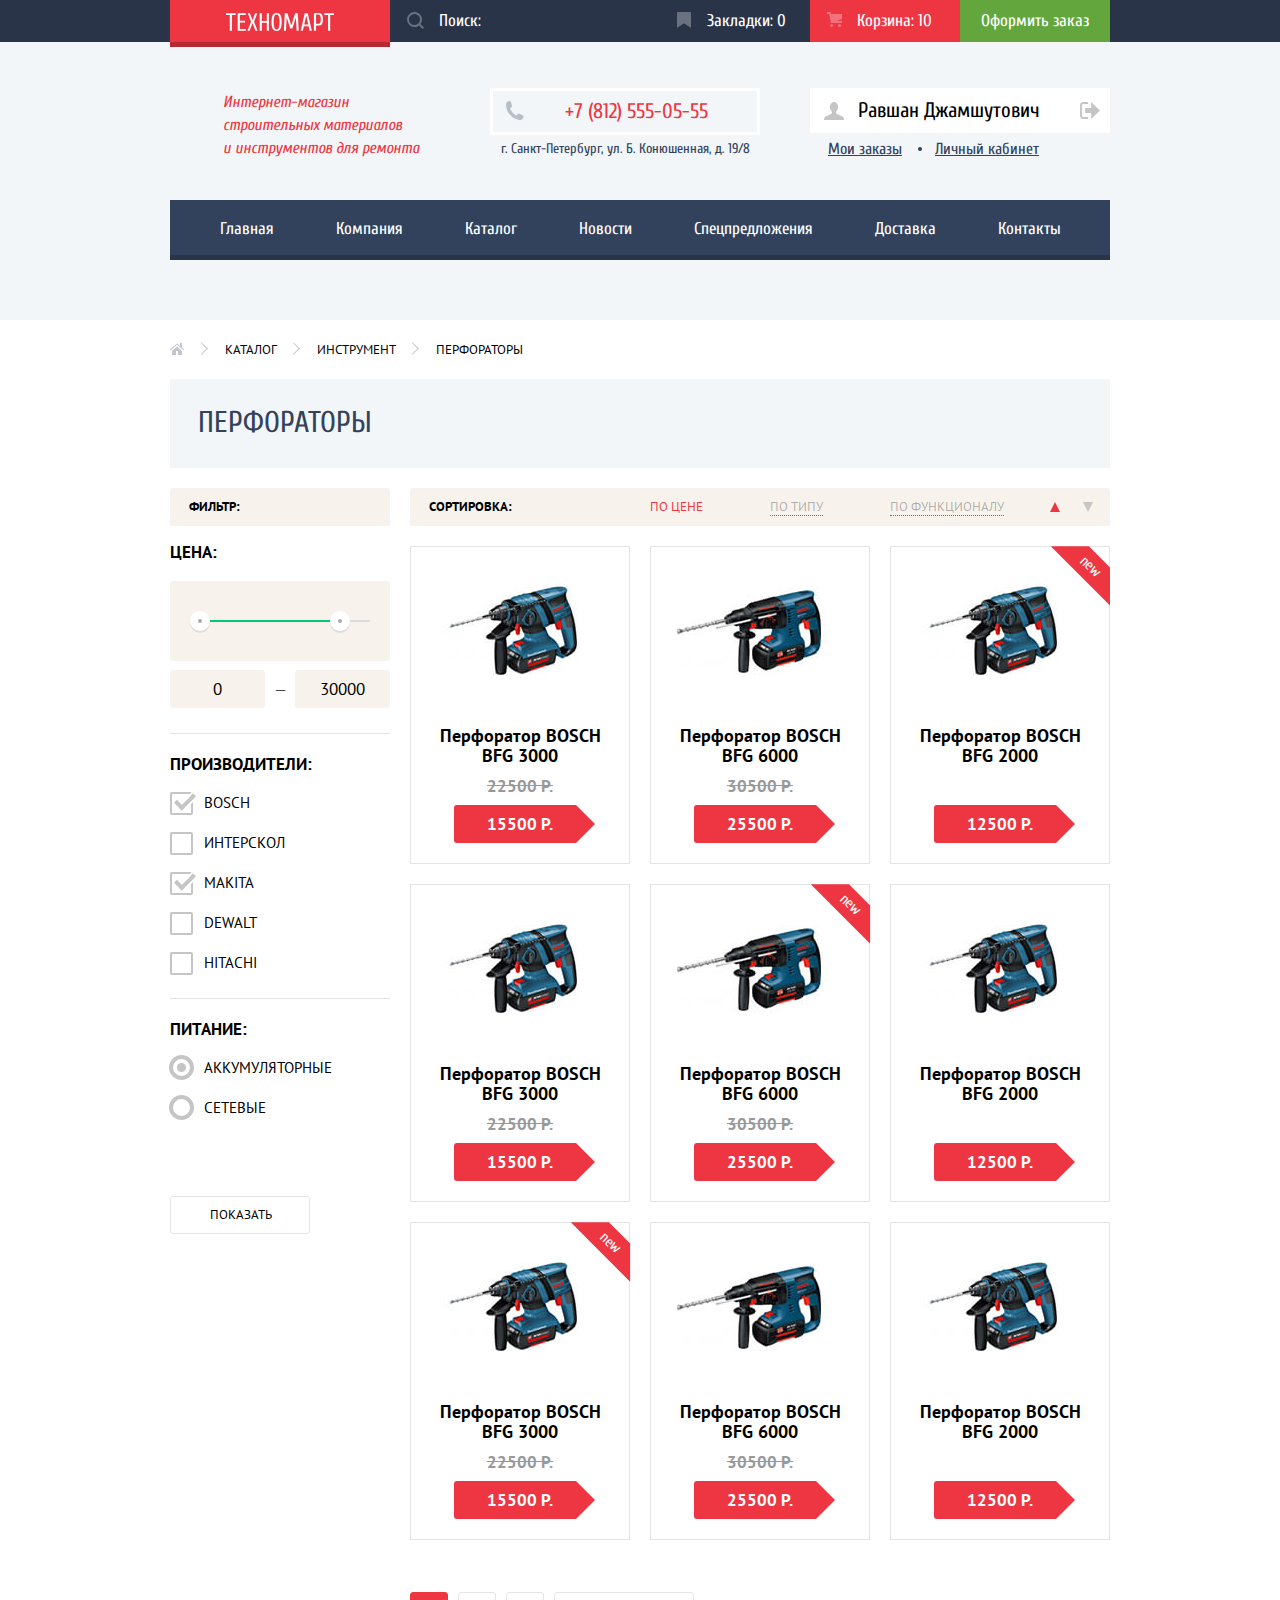
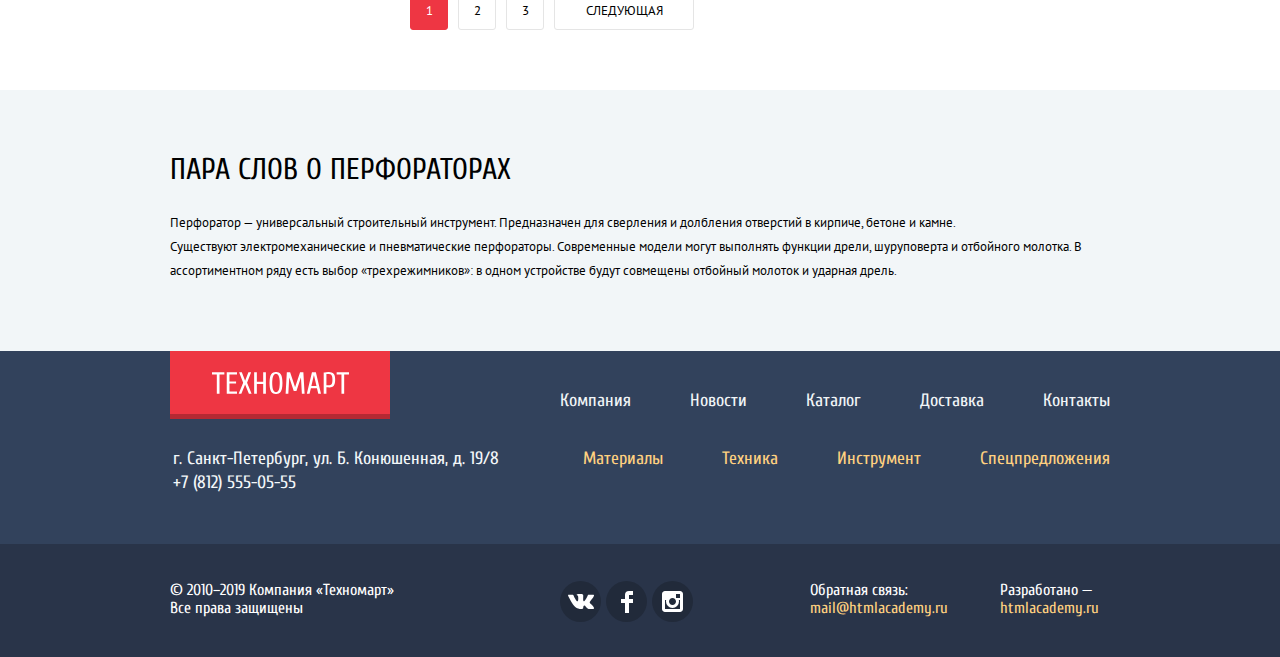
<file: catalog.html>
<!DOCTYPE html>
<html lang="ru">
  <head>
    <meta charset="utf-8">
    <title>Каталог перфораторов — Техномарт</title>
    <link rel="stylesheet" href="https://fonts.googleapis.com/css?family=Cuprum:400,400i,700%7cPT+Sans:400,700&display=swap&subset=cyrillic">
    <link rel="stylesheet" href="css/normalize.css">
    <link rel="stylesheet" href="css/style.min.css">
  </head>
  <body class="page inner-page">
    <header class="header page__header">
      <div class="header__top">
        <div class="container">
          <a class="logo header__logo" href="index.html">
            <img src="img/logo.svg" alt="Логотип интернет-магазина «Техномарт»" width="108" height="18">
          </a>
          <form class="header__search" action="https://echo.htmlacademy.ru" method="get">
            <input class="header__search-field" type="search" name="search" placeholder="Поиск:" aria-label="Форма поиска">
            <button class="header__search-button" type="submit">
              <svg width="17" height="17">
                <path d="M17 15.586l-3.542-3.542A7.465 7.465 0 0 0 15 7.5 7.5 7.5 0 1 0 7.5 15c1.71 0 3.282-.579 4.544-1.542L15.586 17 17 15.586zM2 7.5C2 4.467 4.467 2 7.5 2 10.532 2 13 4.467 13 7.5c0 3.032-2.468 5.5-5.5 5.5A5.506 5.506 0 0 1 2 7.5z" fill="#ffffff"></path>
              </svg>
              <span class="visually-hidden">Искать</span>
            </button>
          </form>
          <div class="header__buttons">
            <a class="header__button header__button--bookmarks" href="bookmarks.html">Закладки: 0</a>
            <a class="header__button header__button--cart header__button--full" href="cart.html">Корзина: 10</a>
            <a class="header__button header__button--order" href="order.html">Оформить заказ</a>
          </div>
        </div>
      </div>
      <div class="container">
        <div class="header__middle">
          <p class="header__title">Интернет-магазин строительных материалов и&nbsp;инструментов для ремонта</p>
          <p class="header__contacts">
            <b>+7 (812) 555-05-55</b>
            г. Санкт-Петербург, ул. Б. Конюшенная, д. 19/8
          </p>
          <div class="user-nav">
            <div class="user-nav__login">
              <a class="user-nav__button user-nav__button--profile" href="profile.html">
                <svg width="20" height="18">
                  <path d="M17.881 14.166c-2.144-.735-4.256-1.666-5.207-2.39-.657-.501-.77-1.618-.517-2.415 1.118-.903 1.864-2.477 1.864-4.278C14.021 2.276 12.221 0 10 0S5.979 2.276 5.979 5.083c0 1.801.746 3.374 1.863 4.277.253.798.141 1.915-.517 2.416-.95.724-3.063 1.654-5.207 2.39S0 18 0 18h20s.025-3.099-2.119-3.834z" fill="#c5c5c5"></path>
                </svg>
                Равшан Джамшутович
              </a>
              <a class="user-nav__button user-nav__button--logout" href="logout.html">
                <svg width="21" height="17">
                  <path d="M21 8.5L12.125 0v6h-6v5h6v6z" fill="#c5c5c5"></path>
                  <path d="M3.106 13.952V3.048c.018-.376.171-1.057 1.01-1.057h5.027V0H4.116C1.938 0 1.112 1.81 1.087 3.027v10.946C1.112 15.189 1.938 17 4.116 17h5.027v-1.99H4.116c-.839 0-.992-.683-1.01-1.058z" fill="#c5c5c5"></path>
                </svg>
                <span class="visually-hidden">Выйти</span>
              </a>
            </div>
            <ul class="user-nav__account">
              <li><a href="#">Мои заказы</a></li>
              <li><a href="#">Личный кабинет</a></li>
            </ul>
          </div>
        </div>
        <nav class="site-nav">
          <a href="index.html">Главная</a>
          <a href="about.html">Компания</a>
          <a href="catalog.html">Каталог</a>
          <a href="news.html">Новости</a>
          <a href="offers.html">Спецпредложения</a>
          <a href="delivery.html">Доставка</a>
          <a href="contacts.html">Контакты</a>
        </nav>
      </div>
    </header>

    <main>
      <div class="container">
        <ul class="breadcrumbs page__breadcrumbs">
          <li class="breadcrumbs__item breadcrumbs__item--home">
            <a href="index.html">
              <span class="visually-hidden">Главная</span>
            </a>
          </li>
          <li class="breadcrumbs__item">
            <a href="catalog.html">Каталог</a>
          </li>
          <li class="breadcrumbs__item">
            <a href="#">Инструмент</a>
          </li>
          <li class="breadcrumbs__item">
            <a>Перфораторы</a>
          </li>
        </ul>

        <div class="heading page__heading heading--light">
          <h1 class="title title--heading">Перфораторы</h1>
        </div>

        <div class="columns">
          <section class="filters">
            <h2 class="title-small filters__title">Фильтр:</h2>
            <form class="filters-form" action="https://echo.htmlacademy.ru" method="get">
              <fieldset class="filters-form__part">
                <legend>Цена:</legend>
                <div class="filters-form__slider">
                  <div class="filters-form__range">
                    <div class="filters-form__track"></div>
                  </div>
                  <button class="filters-form__thumb" type="button">
                    <span class="visually-hidden">Минимальная цена</span>
                  </button>
                  <button class="filters-form__thumb" type="button">
                    <span class="visually-hidden">Максимальная цена</span>
                  </button>
                </div>
                <div class="filters-form__price">
                  <input type="number" name="min-price" value="0" min="0" max="34286" aria-label="Минимальная цена">
                  —
                  <input type="number" name="max-price" value="30000" min="0" max="34286" aria-label="Максимальная цена">
                </div>
              </fieldset>
              <fieldset class="filters-form__part">
                <legend>Производители:</legend>
                <div class="filters-form__option">
                  <input class="filters-form__input filters-form__input--checkbox visually-hidden" id="filter-bosch" type="checkbox" name="bosch" checked>
                  <label for="filter-bosch">Bosch</label>
                </div>
                <div class="filters-form__option">
                  <input class="filters-form__input filters-form__input--checkbox visually-hidden" id="filter-interskol" type="checkbox" name="interskol">
                  <label for="filter-interskol">Интерскол</label>
                </div>
                <div class="filters-form__option">
                  <input class="filters-form__input filters-form__input--checkbox visually-hidden" id="filter-makita" type="checkbox" name="makita" checked>
                  <label for="filter-makita">Makita</label>
                </div>
                <div class="filters-form__option">
                  <input class="filters-form__input filters-form__input--checkbox visually-hidden" id="filter-dewalt" type="checkbox" name="dewalt">
                  <label for="filter-dewalt">Dewalt</label>
                </div>
                <div class="filters-form__option">
                  <input class="filters-form__input filters-form__input--checkbox visually-hidden" id="filter-hitachi" type="checkbox" name="hitachi">
                  <label for="filter-hitachi">Hitachi</label>
                </div>
              </fieldset>
              <fieldset class="filters-form__part">
                <legend>Питание:</legend>
                <div class="filters-form__option">
                  <input class="filters-form__input filters-form__input--radio visually-hidden" id="filter-battery" type="radio" name="power" value="battery" checked>
                  <label for="filter-battery">Аккумуляторные</label>
                </div>
                <div class="filters-form__option">
                  <input class="filters-form__input filters-form__input--radio visually-hidden" id="filter-mains-supply" type="radio" name="power" value="mains-supply">
                  <label for="filter-mains-supply">Сетевые</label>
                </div>
              </fieldset>
              <button class="button-second button-second--medium" type="submit">Показать</button>
            </form>
          </section>

          <div class="column">
            <section class="sorting page__sorting">
              <h2 class="title-small sorting__title">Сортировка:</h2>
              <div class="sorting__type">
                <a class="sorting__button sorting__button--active" href="#">По цене</a>
                <a class="sorting__button" href="#">По типу</a>
                <a class="sorting__button" href="#">По функционалу</a>
              </div>
              <div class="sorting__order">
                <a class="sorting__arrow sorting__arrow--up sorting__arrow--active" href="#">
                  <span class="visually-hidden">По возрастанию</span>
                </a>
                <a class="sorting__arrow sorting__arrow--down" href="#">
                  <span class="visually-hidden">По убыванию</span>
                </a>
              </div>
            </section>

            <section class="catalog page__catalog">
              <h2 class="visually-hidden">Каталог перфораторов</h2>
              <div class="catalog__list">
                <article class="product catalog__product">
                  <h3 class="product__title">
                    <a href="catalog-item.html">
                      Перфоратор
                      <span class="product__model">Bosch BFG 3000</span>
                    </a>
                  </h3>
                  <img class="product__image" src="img/product-2.jpg" alt="Перфоратор Bosch BFG 3000" width="218" height="170">
                  <p class="product__price">
                    <s>22500 р.</s>
                    <b>15500 р.</b>
                  </p>
                  <p class="product__buttons">
                    <a class="button button--buy" href="#">Купить</a>
                    <a class="button button--bookmarks" href="#">В закладки</a>
                  </p>
                </article>
                <article class="product catalog__product">
                  <h3 class="product__title">
                    <a href="catalog-item.html">
                      Перфоратор
                      <span class="product__model">Bosch BFG 6000</span>
                    </a>
                  </h3>
                  <img class="product__image" src="img/product-3.jpg" alt="Перфоратор Bosch BFG 6000" width="218" height="170">
                  <p class="product__price">
                    <s>30500 р.</s>
                    <b>25500 р.</b>
                  </p>
                  <p class="product__buttons">
                    <a class="button button--buy" href="#">Купить</a>
                    <a class="button button--bookmarks" href="#">В закладки</a>
                  </p>
                </article>
                <article class="product catalog__product product--new">
                  <h3 class="product__title">
                    <a href="catalog-item.html">
                      Перфоратор
                      <span class="product__model">Bosch BFG 2000</span>
                    </a>
                  </h3>
                  <img class="product__image" src="img/product-2.jpg" alt="Перфоратор Bosch BFG 2000" width="218" height="170">
                  <p class="product__price">
                    <b>12500 р.</b>
                  </p>
                  <p class="product__buttons">
                    <a class="button button--buy" href="#">Купить</a>
                    <a class="button button--bookmarks" href="#">В закладки</a>
                  </p>
                </article>
                <article class="product catalog__product">
                  <h3 class="product__title">
                    <a href="catalog-item.html">
                      Перфоратор
                      <span class="product__model">Bosch BFG 3000</span>
                    </a>
                  </h3>
                  <img class="product__image" src="img/product-2.jpg" alt="Перфоратор Bosch BFG 3000" width="218" height="170">
                  <p class="product__price">
                    <s>22500 р.</s>
                    <b>15500 р.</b>
                  </p>
                  <p class="product__buttons">
                    <a class="button button--buy" href="#">Купить</a>
                    <a class="button button--bookmarks" href="#">В закладки</a>
                  </p>
                </article>
                <article class="product catalog__product product--new">
                  <h3 class="product__title">
                    <a href="catalog-item.html">
                      Перфоратор
                      <span class="product__model">Bosch BFG 6000</span>
                    </a>
                  </h3>
                  <img class="product__image" src="img/product-3.jpg" alt="Перфоратор Bosch BFG 6000" width="218" height="170">
                  <p class="product__price">
                    <s>30500 р.</s>
                    <b>25500 р.</b>
                  </p>
                  <p class="product__buttons">
                    <a class="button button--buy" href="#">Купить</a>
                    <a class="button button--bookmarks" href="#">В закладки</a>
                  </p>
                </article>
                <article class="product catalog__product">
                  <h3 class="product__title">
                    <a href="catalog-item.html">
                      Перфоратор
                      <span class="product__model">Bosch BFG 2000</span>
                    </a>
                  </h3>
                  <img class="product__image" src="img/product-2.jpg" alt="Перфоратор Bosch BFG 2000" width="218" height="170">
                  <p class="product__price">
                    <b>12500 р.</b>
                  </p>
                  <p class="product__buttons">
                    <a class="button button--buy" href="#">Купить</a>
                    <a class="button button--bookmarks" href="#">В закладки</a>
                  </p>
                </article>
                <article class="product catalog__product product--new">
                  <h3 class="product__title">
                    <a href="catalog-item.html">
                      Перфоратор
                      <span class="product__model">Bosch BFG 3000</span>
                    </a>
                  </h3>
                  <img class="product__image" src="img/product-2.jpg" alt="Перфоратор Bosch BFG 3000" width="218" height="170">
                  <p class="product__price">
                    <s>22500 р.</s>
                    <b>15500 р.</b>
                  </p>
                  <p class="product__buttons">
                    <a class="button button--buy" href="#">Купить</a>
                    <a class="button button--bookmarks" href="#">В закладки</a>
                  </p>
                </article>
                <article class="product catalog__product">
                  <h3 class="product__title">
                    <a href="catalog-item.html">
                      Перфоратор
                      <span class="product__model">Bosch BFG 6000</span>
                    </a>
                  </h3>
                  <img class="product__image" src="img/product-3.jpg" alt="Перфоратор Bosch BFG 6000" width="218" height="170">
                  <p class="product__price">
                    <s>30500 р.</s>
                    <b>25500 р.</b>
                  </p>
                  <p class="product__buttons">
                    <a class="button button--buy" href="#">Купить</a>
                    <a class="button button--bookmarks" href="#">В закладки</a>
                  </p>
                </article>
                <article class="product catalog__product">
                  <h3 class="product__title">
                    <a href="catalog-item.html">
                      Перфоратор
                      <span class="product__model">Bosch BFG 2000</span>
                    </a>
                  </h3>
                  <img class="product__image" src="img/product-2.jpg" alt="Перфоратор Bosch BFG 2000" width="218" height="170">
                  <p class="product__price">
                    <b>12500 р.</b>
                  </p>
                  <p class="product__buttons">
                    <a class="button button--buy" href="#">Купить</a>
                    <a class="button button--bookmarks" href="#">В закладки</a>
                  </p>
                </article>
              </div>
              <div class="pagination page__pagination">
                <a class="button-second button-second--current pagination__link" aria-label="Мы на первой странице">1</a>
                <a class="button-second pagination__link" href="#" aria-label="На вторую страницу">2</a>
                <a class="button-second pagination__link" href="#" aria-label="На третью страницу">3</a>
                <a class="button-second pagination__link button-second--medium" href="#" aria-label="На следующую страницу">Следующая</a>
              </div>
            </section>
          </div>
        </div>
      </div>

      <section class="description page__description">
        <div class="container">
          <h2 class="title description__title">Пара слов о перфораторах</h2>
          <p>
            Перфоратор — универсальный строительный инструмент. Предназначен для сверления и долбления отверстий в кирпиче, бетоне и камне.<br>
            Существуют электромеханические и пневматические перфораторы. Современные модели могут выполнять функции дрели, шуруповерта и отбойного молотка. В ассортиментном ряду есть выбор «трехрежимников»: в одном устройстве будут совмещены отбойный молоток и ударная дрель.
          </p>
        </div>
      </section>
    </main>

    <footer class="footer page__footer">
      <div class="footer__top container">
        <div class="footer__column">
          <a class="logo logo--footer footer__logo" href="index.html">
            <img src="img/logo-footer.svg" alt="Логотип интернет-магазина «Техномарт»" width="137" height="22">
          </a>
          <address class="footer__contacts">
            г. Санкт-Петербург, ул. Б. Конюшенная, д. 19/8
            +7 (812) 555-05-55
          </address>
        </div>
        <div class="footer__nav">
          <div class="second-nav footer__second-nav">
            <a href="about.html">Компания</a>
            <a href="news.html">Новости</a>
            <a href="catalog.html">Каталог</a>
            <a href="delivery.html">Доставка</a>
            <a href="contacts.html">Контакты</a>
          </div>
          <div class="second-nav footer__second-nav second-nav--alternate">
            <a href="#">Материалы</a>
            <a href="#">Техника</a>
            <a href="#">Инструмент</a>
            <a href="offers.html">Спецпредложения</a>
          </div>
        </div>
      </div>
      <div class="footer__bottom">
        <div class="container">
          <p class="footer__copyright">
            © 2010–2019 Компания «Техномарт»<br>
            Все права защищены
          </p>
          <div class="social footer__social">
            <a class="social__button social__button--vk" href="#">
              <span class="visually-hidden">Компания «Техномарт» во ВКонтакте</span>
            </a>
            <a class="social__button social__button--fb" href="#">
              <span class="visually-hidden">Компания «Техномарт» на Фейсбуке</span>
            </a>
            <a class="social__button social__button--in" href="#">
              <span class="visually-hidden">Компания «Техномарт» в Инстаграме</span>
            </a>
          </div>
          <p class="footer__email">
            Обратная связь:
            <a href="mailto:mail@htmlacademy.ru">mail@htmlacademy.ru</a>
          </p>
          <p class="footer__dev">
            Разработано —
            <a href="https://htmlacademy.ru/intensive/htmlcss">htmlacademy.ru</a>
          </p>
        </div>
      </div>
    </footer>

    <section class="modal modal--cart">
      <div class="modal__inner">
        <h2 class="visually-hidden">Добавление товара в корзину</h2>
        <b>Товар добавлен в корзину!</b>
      </div>
      <div class="modal__buttons">
        <a class="button modal__button button--medium" href="order.html">Оформить заказ</a>
        <a class="button modal__button button--medium button--continue" href="#">Продолжить покупки</a>
      </div>
      <button class="modal__close" type="button">
        <span class="visually-hidden">Закрыть</span>
      </button>
    </section>

    <div class="overlay"></div>

    <script src="js/script.min.js"></script>
  </body>
</html>
</file>
<file: css/style.min.css>
@-webkit-keyframes bounce{0%{-webkit-transform:translateX(-2000px);transform:translateX(-2000px)}70%{-webkit-transform:translateX(30px);transform:translateX(30px)}90%{-webkit-transform:translateX(-10px);transform:translateX(-10px)}to{-webkit-transform:translateX(0);transform:translateX(0)}}@keyframes bounce{0%{-webkit-transform:translateX(-2000px);transform:translateX(-2000px)}70%{-webkit-transform:translateX(30px);transform:translateX(30px)}90%{-webkit-transform:translateX(-10px);transform:translateX(-10px)}to{-webkit-transform:translateX(0);transform:translateX(0)}}@-webkit-keyframes shake{0%,to{-webkit-transform:rotate(0);transform:rotate(0)}25%{-webkit-transform:rotate(2deg);transform:rotate(2deg)}75%{-webkit-transform:rotate(-2deg);transform:rotate(-2deg)}}@keyframes shake{0%,to{-webkit-transform:rotate(0);transform:rotate(0)}25%{-webkit-transform:rotate(2deg);transform:rotate(2deg)}75%{-webkit-transform:rotate(-2deg);transform:rotate(-2deg)}}.page{min-width:960px;margin:0;font:13px/24px "PT Sans","Arial",sans-serif;color:#000;background-color:#fff}a{text-decoration:none}img{max-width:100%;height:auto}.container{width:940px;margin-right:auto;margin-left:auto;padding-right:10px;padding-left:10px}.title{margin:0;font:30px/30px "Cuprum","Arial",sans-serif}.button,.title,.title-small{text-transform:uppercase}.title-small{margin:0;font-size:13px;line-height:18px}.button{display:inline-block;-webkit-box-sizing:content-box;box-sizing:content-box;min-width:155px;padding:10px 20px;font:14px/18px "Cuprum","Arial",sans-serif;vertical-align:middle;text-align:center;color:#fff;word-wrap:break-word;overflow-wrap:break-word;background-color:#ee3643;border:0;border-radius:3px;cursor:pointer}.button:focus,.button:hover,.logo[href]:focus,.logo[href]:hover{background-color:#ca2c37;outline:0}.button:active,.logo[href]:active{background-color:#ba2732}.button-second{display:inline-block;-webkit-box-sizing:content-box;box-sizing:content-box;padding:9px 14px 9px 15px;font:13px/18px "PT Sans","Arial",sans-serif;vertical-align:middle;text-align:center;color:#000;text-transform:uppercase;word-wrap:break-word;overflow-wrap:break-word;background-color:#fff;border:1px solid #e5e5e5;border-radius:3px;cursor:pointer}.button-second:focus,.button-second:hover{border-color:#bdc6ca;outline:0}.button-second:active{border-color:#ee3643}.page__header{margin-bottom:59px}.inner-page .page__header{margin-bottom:21px}.header{padding-bottom:60px;background-color:#f2f6f8}.header__top{min-height:42px;font:17px/18px "Cuprum","Arial",sans-serif;color:#fff;background-color:#293449}.header__logo{margin-bottom:-5px}.header__search,.header__top .container,.logo{display:-webkit-box;display:-ms-flexbox;display:flex}.logo{-webkit-box-pack:center;-ms-flex-pack:center;justify-content:center;-webkit-box-align:center;-ms-flex-align:center;align-items:center;min-height:43px;padding-bottom:4px;background-color:#ee3643;-webkit-box-shadow:inset 0 -5px rgba(0,0,0,.24);box-shadow:inset 0 -5px rgba(0,0,0,.24);width:220px}.header__search{-webkit-box-orient:horizontal;-webkit-box-direction:reverse;-ms-flex-direction:row-reverse;flex-direction:row-reverse;width:270px}.header__search-field{-webkit-box-flex:1;-ms-flex-positive:1;flex-grow:1;padding:0 10px 0 1px;font:inherit;color:inherit;background-color:transparent;border:0}.header__search-field::-webkit-input-placeholder{color:inherit;opacity:1}.header__search-field::-moz-placeholder{color:inherit;opacity:1}.header__search-field:-ms-input-placeholder,.header__search-field::-ms-input-placeholder{color:inherit;opacity:1}.header__search-field::placeholder{color:inherit;opacity:1}.header__search-field:hover{background-color:#212a3a}.header__search-field:focus{color:#000;background-color:#fff;outline:0}.header__search-field:focus::-webkit-input-placeholder{opacity:.4}.header__search-field:focus::-moz-placeholder{opacity:.4}.header__search-field:focus:-ms-input-placeholder,.header__search-field:focus::-ms-input-placeholder{opacity:.4}.header__search-field:focus::placeholder{opacity:.4}.header__search-button{width:48px;padding:3px 0 0 3px;background-color:transparent;border:0;cursor:pointer;opacity:.3}.header__search-button:focus,.header__search-button:hover,.header__search-field:hover+.header__search-button{background-color:#212a3a;outline:0;opacity:1}.header__search-button:active,.header__search-field:focus+.header__search-button{background-color:#fff;opacity:1}.header__search-button:active path,.header__search-field:focus+.header__search-button path{fill:#ee3643}.header__buttons{display:-webkit-box;display:-ms-flexbox;display:flex;-ms-flex-wrap:wrap;flex-wrap:wrap;width:450px}.header__button{position:relative;width:130px;padding:12px 10px;text-align:center;color:inherit;word-wrap:break-word;overflow-wrap:break-word}.header__button:focus,.header__button:hover{background-color:#212a3a;outline:0}.header__button:active{background-color:#161d29;color:rgba(255,255,255,.6)}.header__button--bookmarks,.header__button--cart{width:93px;padding-left:47px;text-align:left}.header__button--bookmarks::before,.header__button--cart::before{content:"";position:absolute;left:17px;width:15px;height:16px;background-repeat:no-repeat;background-position:0 0;opacity:.3}.header__button--bookmarks::before{background-image:url(../img/icon-bookmarks.svg)}.header__button--cart::before{background-image:url(../img/icon-cart.svg)}.header__button--bookmarks:focus::before,.header__button--bookmarks:hover::before,.header__button--cart:focus::before,.header__button--cart:hover::before{opacity:1}.header__button--bookmarks:active::before,.header__button--cart:active::before{opacity:.5}.header__button--full{background-color:#ee3643}.header__button--full:focus,.header__button--full:hover{background-color:#ca2c37}.header__button--full:active{background-color:#ba2732}.header__button--order{background-color:#63a63e}.header__button--order:focus,.header__button--order:hover{background-color:#5fbb2d}.header__button--order:active{background-color:#518534;color:rgba(255,255,255,.5)}.header__middle{display:-webkit-box;display:-ms-flexbox;display:flex;padding-top:46px;padding-bottom:39px}.header__title{width:200px;margin:0 20px 0 0;padding-top:3px;padding-right:47px;padding-left:53px;font:italic 16px/23px "Cuprum","Arial",sans-serif;color:#ee3643}.header__contacts{width:270px;margin:0 auto 0 0;font:14px/24px "Cuprum","Arial",sans-serif;text-align:center;color:#32425c}.header__contacts b{display:block;margin-bottom:2px;padding:10px 10px 10px 32px;font-weight:400;font-size:21px;line-height:21px;color:#ee3643;background:url(../img/icon-phone.svg) 12px 10px no-repeat;border:3px solid #fff}.user-nav{width:300px;font:21px/21px "Cuprum","Arial",sans-serif}.user-nav__login{display:-webkit-box;display:-ms-flexbox;display:flex;-ms-flex-wrap:wrap;flex-wrap:wrap;-webkit-box-pack:end;-ms-flex-pack:end;justify-content:flex-end}.user-nav__button{position:relative;max-width:102px;margin-bottom:7px;padding:12px 24px;color:#000;word-wrap:break-word;overflow-wrap:break-word;background-color:#fff}.user-nav__account a:focus,.user-nav__account a:hover,.user-nav__button:focus,.user-nav__button:hover{color:#ee3643;outline:0}.user-nav__button svg{position:absolute;top:14px;left:14px}.user-nav__button:focus path,.user-nav__button:hover path{fill:#32425c}.user-nav__button:active path{fill:#c5c5c5}.user-nav__button--login{max-width:67px;margin-right:10px;padding-left:49px}.user-nav__button--profile{-webkit-box-flex:1;-ms-flex-positive:1;flex-grow:1;max-width:207px;padding-right:0;padding-left:48px}.user-nav__button--logout{width:21px;padding-right:10px;padding-left:14px}.user-nav__button--logout:focus,.user-nav__button--logout:hover,.user-nav__button--profile:focus,.user-nav__button--profile:hover{color:#000}.user-nav__button:active{color:rgba(0,0,0,.3)}.site-nav,.user-nav__account{display:-webkit-box;display:-ms-flexbox;display:flex;-ms-flex-wrap:wrap;flex-wrap:wrap}.user-nav__account{margin:0;padding:0 18px;list-style:none;font-size:16px;line-height:18px;color:#32425c}.user-nav__account li+li{position:relative;margin-left:33px}.user-nav__account li+li::before{content:"";position:absolute;top:7px;left:-17px;width:4px;height:4px;background-color:#32425c;border-radius:50%}.user-nav__account a{color:inherit;text-decoration:underline}.user-nav__account a:active{color:rgba(50,66,92,.3)}.site-nav{-webkit-box-pack:center;-ms-flex-pack:center;justify-content:center;min-height:60px;font:17px/17px "Cuprum","Arial",sans-serif;color:#fff;background-color:#32425c;-webkit-box-shadow:inset 0 -5px #293449;box-shadow:inset 0 -5px #293449}.site-nav a{max-width:250px;padding:20px 31px;text-align:center;color:inherit;word-wrap:break-word;overflow-wrap:break-word}.site-nav a:focus,.site-nav a:hover{background-color:#293449;outline:0}.site-nav a:active{color:rgba(255,255,255,.5);background-color:#1d2739}.page__promo{margin-top:20px;margin-bottom:53px}.promo__row{display:-webkit-box;display:-ms-flexbox;display:flex;-ms-flex-wrap:wrap;flex-wrap:wrap;-webkit-box-pack:justify;-ms-flex-pack:justify;justify-content:space-between;margin-bottom:20px}.promo__row--slider{-webkit-box-orient:vertical;-webkit-box-direction:normal;-ms-flex-direction:column;flex-direction:column;-ms-flex-wrap:wrap-reverse;flex-wrap:wrap-reverse;-ms-flex-line-pack:justify;align-content:space-between;height:266px}.promo-card{position:relative;width:147px;min-height:81px;padding:21px 130px 21px 23px;color:#fff;background-color:#c5c5c5;background-repeat:no-repeat}.promo-card--new::before{content:"new";position:absolute;top:7px;right:-22px;z-index:1;width:28px;height:0;padding-left:2px;font:15px/28px "Cuprum","Arial",sans-serif;color:#fff;border:27px solid transparent;border-top:none;border-bottom-color:#ee3643;-webkit-transform:rotate(45deg);-ms-transform:rotate(45deg);transform:rotate(45deg)}.promo-card h3{margin:0 0 13px;font:700 24px/30px "Cuprum","Arial",sans-serif}.button--promo{min-width:95px;max-width:107px;background-color:rgba(0,0,0,.1)}.button--promo:focus,.button--promo:hover{background-color:rgba(0,0,0,.2)}.button--promo:active{background-color:rgba(0,0,0,.3)}.promo-card--material{background-color:#ffbf47;background-image:url(../img/promo-material.svg);background-position:top 31px right 43px}.promo-card--tools{background-color:#3bbce3;background-image:url(../img/promo-tools.svg);background-position:top 33px right 28px}.promo-card--tech{background-color:#dc91d8;background-image:url(../img/promo-tech.svg);background-position:top 31px right 31px}.promo-card--sale{background-color:#8ed78f;background-image:url(../img/promo-sale.svg);background-position:top 26px right 45px}.promo-card--delivery{background-color:#ffc047;background-image:url(../img/promo-delivery.svg);background-position:top 32px right 31px}.slider{position:relative;width:620px;height:266px;font:18px/24px "Cuprum","Arial",sans-serif;color:#fff}.slider__control{position:absolute;bottom:36px;left:50%;z-index:1;display:-webkit-box;display:-ms-flexbox;display:flex;-ms-flex-wrap:wrap;flex-wrap:wrap;-webkit-box-pack:center;-ms-flex-pack:center;justify-content:center;width:30px;-webkit-transform:translateX(-50%);-ms-transform:translateX(-50%);transform:translateX(-50%)}.slider__control label{width:6px;height:6px;background-color:#fff;border:2px solid #fff;border-radius:50%;cursor:pointer}.slider__control label+label{margin-left:10px}.slider__control label::after,.slider__control label::before{position:absolute;top:-100px;width:25px;height:25px;border:0 solid #fff;border-top-width:3px;border-right-width:3px}.slider__control label::before{left:-264px;-webkit-transform:rotate(-135deg);-ms-transform:rotate(-135deg);transform:rotate(-135deg)}.slider__control label::after{right:-269px;-webkit-transform:rotate(45deg);-ms-transform:rotate(45deg);transform:rotate(45deg)}#slider-1:focus~.slider__control label[for=slider-1],#slider-2:focus~.slider__control label[for=slider-2]{outline:thin dotted;outline:5px auto -webkit-focus-ring-color}#slider-1:checked~.slider__control label[for=slider-1],#slider-2:checked~.slider__control label[for=slider-2]{background-color:#ee3643}#slider-1:checked~.slider__control label[for=slider-2]::after,#slider-1:checked~.slider__control label[for=slider-2]::before,#slider-2:checked~.slider__control label[for=slider-1]::after,#slider-2:checked~.slider__control label[for=slider-1]::before{content:""}.slider__item{position:absolute;display:none;width:570px;height:221px;padding:23px 25px 22px;background-color:#c5c5c5;background-repeat:no-repeat;background-position:0 0}.slider__item p,.tabs__item p{margin:0}.slider__item--perforator{background-image:url(../img/slider-1.jpg)}.slider__item--drill{background-image:url(../img/slider-2.jpg)}#slider-1:checked~.slider__inner .slider__item--perforator,#slider-2:checked~.slider__inner .slider__item--drill{display:block}.slider__title{margin:0 0 2px;font-weight:700;font-size:36px;line-height:36px;text-transform:uppercase}.slider__button{position:absolute;bottom:22px;left:25px;max-width:220px}.page__popular{margin-top:20px;margin-bottom:1px}.popular__list{display:-webkit-box;display:-ms-flexbox;display:flex;-ms-flex-wrap:wrap;flex-wrap:wrap;-webkit-box-pack:justify;-ms-flex-pack:justify;justify-content:space-between;margin-top:20px;overflow:hidden}.page__heading{margin-top:20px;margin-bottom:20px}.heading{display:-webkit-box;display:-ms-flexbox;display:flex;-webkit-box-pack:justify;-ms-flex-pack:justify;justify-content:space-between;-webkit-box-align:center;-ms-flex-align:center;align-items:center;min-height:38px;padding:25px 24px 26px 28px;background-color:#f9f5f0}.title--heading{color:#32425c}.heading__button{margin-left:24px}.button--wide{width:213px;min-width:auto}.popular__product{margin-bottom:20px}.product{position:relative;display:-webkit-box;display:-ms-flexbox;display:flex;-webkit-box-orient:vertical;-webkit-box-direction:normal;-ms-flex-direction:column;flex-direction:column;-webkit-box-align:center;-ms-flex-align:center;align-items:center;width:218px;min-height:296px;padding-bottom:20px;text-align:center;background-color:#fff;border:1px solid #e5e5e5}.product:focus-within,.product:hover{border-color:transparent;-webkit-box-shadow:0 10px 25px rgba(41,52,73,.5);box-shadow:0 10px 25px rgba(41,52,73,.5)}.product--new::before{content:"new";position:absolute;top:6px;right:-23px;z-index:1;width:30px;height:0;font:15px/28px "Cuprum","Arial",sans-serif;color:#fff;border:27px solid transparent;border-top:none;border-bottom-color:#ee3643;-webkit-transform:rotate(45deg);-ms-transform:rotate(45deg);transform:rotate(45deg);pointer-events:none}.product__title{width:178px;margin:0 0 11px;padding-right:20px;padding-left:20px;font-weight:700;font-size:18px;line-height:20px;word-wrap:break-word;overflow-wrap:break-word}.product__title a{color:inherit}.product__model{text-transform:uppercase}.product__image{-webkit-box-ordinal-group:0;-ms-flex-order:-1;order:-1;margin-bottom:9px}.product__buttons,.product__price{display:-webkit-box;display:-ms-flexbox;display:flex;-webkit-box-orient:vertical;-webkit-box-direction:normal;-ms-flex-direction:column;flex-direction:column}.product__price{padding-right:20px;padding-left:20px;font-weight:700;font-size:17px;line-height:18px;text-transform:uppercase;margin:auto 0 0}.product__price s{margin-bottom:10px;color:#999;text-decoration:line-through}.product__price b{position:relative;min-width:112px;margin-right:11px;padding-top:10px;padding-bottom:10px;padding-left:10px;color:#fff;background-color:#ee3643;border-radius:3px 0 0 3px}.product__price b::after{content:"";position:absolute;top:0;right:-19px;width:0;height:0;border:19px solid #ee3643;border-top-color:transparent;border-right:none;border-bottom-color:transparent}.product__buttons{position:absolute;top:0;left:0;right:0;-webkit-box-pack:justify;-ms-flex-pack:justify;justify-content:space-between;height:84px;margin:0;padding:43px 41px;background-color:#fff;opacity:0}.product:hover .product__buttons{opacity:1}.product:focus-within .product__buttons{opacity:1}.button--buy{position:relative;min-width:auto;padding-right:10px;padding-left:49px;text-align:left;background-color:#63a63e;-webkit-box-shadow:inset 0 -3px #367315;box-shadow:inset 0 -3px #367315}.button--buy:focus,.button--buy:hover{background-color:#5fbb2d}.button--buy:active{background-color:#518534;-webkit-box-shadow:none;box-shadow:none}.button--buy::before{content:"";position:absolute;top:11px;left:14px;width:15px;height:16px;background:url(../img/icon-cart.svg) 0 0 no-repeat;opacity:.3}.button--buy:active::before,.button--buy:focus::before,.button--buy:hover::before{opacity:1}.button--bookmarks{min-width:auto;padding:7px 10px;color:#32425c;background-color:#fff;border:3px solid #63a63e}.button--bookmarks:focus,.button--bookmarks:hover{background-color:inherit;border-color:#32425c}.button--bookmarks:active{background-color:inherit;opacity:.3}.page__brands{margin-bottom:65px}.brands__list{display:-webkit-box;display:-ms-flexbox;display:flex;-ms-flex-wrap:wrap;flex-wrap:wrap;-webkit-box-pack:justify;-ms-flex-pack:justify;justify-content:space-between;-ms-flex-line-pack:start;align-content:flex-start;margin-top:20px}.brands__link{width:218px;min-height:143px;margin-bottom:20px;background-color:#fff;border:1px solid #eaeaea}.brands__link:focus,.brands__link:hover{border-color:transparent;outline:0;-webkit-box-shadow:0 10px 25px rgba(41,52,73,.5);box-shadow:0 10px 25px rgba(41,52,73,.5)}.brands__link:active{-webkit-box-shadow:0 4px 10px rgba(41,52,73,.5);box-shadow:0 4px 10px rgba(41,52,73,.5)}.brands__link img{display:block}.brands__link:active img{opacity:.3}.page__services{margin-top:20px;margin-bottom:79px}.services{padding-top:65px;background-color:#f2f6f8}.services__title{margin-bottom:26px}.services__text{width:400px;margin:0 0 23px}.tabs{position:relative;display:-webkit-box;display:-ms-flexbox;display:flex;-webkit-box-orient:vertical;-webkit-box-direction:normal;-ms-flex-direction:column;flex-direction:column;-ms-flex-wrap:wrap;flex-wrap:wrap;height:330px;margin:0}.tabs__control{-webkit-box-ordinal-group:0;-ms-flex-order:-1;order:-1;width:240px}.tabs__control:first-of-type{margin-top:46px}.tabs__selector{width:240px;min-height:62px;padding:10px 22px 14px;font:700 21px/30px "Cuprum","Arial",sans-serif;text-align:left;color:#fff;word-wrap:break-word;overflow-wrap:break-word;background-color:#32425c;border:0;border-top:1px solid #405069;border-bottom:1px solid #293449;cursor:pointer}.tabs__selector:focus,.tabs__selector:hover{color:#fff;background-color:#293449;outline:0}.tabs__selector--current,.tabs__selector:active{color:#32425c;background-color:#fff;border-color:transparent}.tabs__item{position:absolute;top:0;left:240px;display:none;width:377px;height:242px;margin:0;padding:44px 243px 44px 80px;background-color:#f2f6f8;background-repeat:no-repeat;background-position:right bottom}.tabs__item::before{content:"";position:absolute;top:0;left:-10px;width:10px;height:279px;background:url(../img/services-shadow.png) 0 0 no-repeat;opacity:.25}.tabs__item--current{display:block}.tabs__item--delivery{background-image:url(../img/services-delivery.png)}.tabs__item--delivery p{width:277px}.tabs__item--warranty{padding-right:253px;background-image:url(../img/services-warranty.png)}.tabs__item--credit{padding-right:253px;background-image:url(../img/services-credit.png)}.tabs__item--credit p{margin-bottom:26px}.tabs__title{margin-bottom:25px}.title--tabs{font-size:36px;line-height:36px;color:#32425c}.tabs__button{min-width:115px}.columns{display:-webkit-box;display:-ms-flexbox;display:flex;-webkit-box-pack:justify;-ms-flex-pack:justify;justify-content:space-between;margin-top:20px;margin-bottom:20px}.about{width:540px}.about__title{margin-bottom:26px}.about p{margin:0 0 24px}.about p:last-of-type{margin-bottom:21px}.about__list{margin:0 0 36px;padding:0 0 0 36px;list-style:none;font:18px/20px "Cuprum","Arial",sans-serif}.about__list li{position:relative}.about__list li+li{margin-top:20px}.about__list li::before{content:"";position:absolute;top:9px;left:-36px;width:25px;height:2px;background-color:#ee3643}.button--medium{min-width:180px}.contacts{width:300px}.contacts__title{margin-bottom:26px}.contacts p{width:190px;margin:0 0 31px}.contacts__map-image{display:block;margin-bottom:32px}.button--full{display:block;-webkit-box-flex:1;-ms-flex-positive:1;flex-grow:1}.page__breadcrumbs{margin-top:20px;margin-bottom:20px}.breadcrumbs{display:-webkit-box;display:-ms-flexbox;display:flex;-ms-flex-wrap:wrap;flex-wrap:wrap;padding:0;list-style:none;line-height:18px;text-transform:uppercase}.breadcrumbs__item+.breadcrumbs__item{position:relative;margin-left:40px}.breadcrumbs__item+.breadcrumbs__item::before{content:"";position:absolute;top:3px;left:-28px;width:8px;height:8px;border:0 solid #c1c6ce;border-top-width:1px;border-right-width:1px;-webkit-transform:rotate(45deg);-ms-transform:rotate(45deg);transform:rotate(45deg)}.breadcrumbs__item a{color:#000}.breadcrumbs__item--home a{display:inline-block;width:15px;height:100%;min-height:12px;vertical-align:top;background:url(../img/icon-home.svg) -1px 2px no-repeat}.heading--light{background-color:#f2f6f8}.filters{width:220px}.filters__title{margin-bottom:11px;padding:10px 19px;background-color:#f7f3ec;border-radius:3px}.filters-form{text-transform:uppercase}.filters-form__part{margin:0;padding:20px 0 25px;border:0}.filters-form__part:not(:last-of-type){margin-bottom:15px;border-bottom:1px solid #e5e5e5}.filters-form__part:last-of-type{margin-bottom:53px}.filters-form__part legend{margin-bottom:-6px;font-weight:700;font-size:17px;line-height:30px}.filters-form__slider{position:relative;height:80px;margin-bottom:9px;padding-right:20px;padding-left:20px;background-color:#f7f3ec;border-radius:3px}.filters-form__range{position:absolute;top:39px;width:180px;height:2px;background-color:#d7dcde}.filters-form__track{position:absolute;right:30px;left:10px;height:100%;background-color:#00ca74}.filters-form__thumb{position:absolute;top:30px;width:20px;height:20px;padding:0;background-color:#ababab;border:8px solid #fff;border-radius:50%;-webkit-box-shadow:0 2px rgba(171,171,171,.3);box-shadow:0 2px rgba(171,171,171,.3);cursor:ew-resize}.filters-form__thumb:last-of-type{right:40px}.filters-form__price{display:-webkit-box;display:-ms-flexbox;display:flex;-webkit-box-pack:justify;-ms-flex-pack:justify;justify-content:space-between;-webkit-box-align:center;-ms-flex-align:center;align-items:center;font-size:16px;line-height:18px;color:#444}.filters-form__price input{width:75px;padding:10px;font:inherit;font-size:17px;text-align:center;color:#000;background-color:#f7f3ec;border:0;border-radius:3px;-webkit-appearance:textfield;-moz-appearance:textfield;appearance:textfield}.filters-form__price input::-webkit-inner-spin-button,.filters-form__price input::-webkit-outer-spin-button{-webkit-appearance:none;appearance:none}.filters-form__option{padding-left:34px;font-size:15px;line-height:20px}.filters-form__option+.filters-form__option{margin-top:20px}.filters-form__option label{position:relative;display:block;cursor:pointer;-webkit-user-select:none;-moz-user-select:none;-ms-user-select:none;user-select:none}.filters-form__input--checkbox+label::before{content:"";position:absolute;top:-1px;left:-34px;width:19px;height:19px;color:#c5c5c5;border:2px solid currentColor;border-radius:2px}.filters-form__input--checkbox:checked+label::after{content:"";position:absolute;top:1px;left:-29px;width:16px;height:7px;color:#c5c5c5;border:0 solid currentColor;border-bottom-width:4px;border-left-width:4px;-webkit-box-shadow:inset 0 -2px #fff,0 2px #fff;box-shadow:inset 0 -2px #fff,0 2px #fff;-webkit-transform:rotate(-45deg);-ms-transform:rotate(-45deg);transform:rotate(-45deg)}.filters-form__input--checkbox:focus+label::after,.filters-form__input--checkbox:focus+label::before,.filters-form__input--checkbox:hover+label::after,.filters-form__input--checkbox:hover+label::before{color:#b5b5b5}.filters-form__input--checkbox:disabled+label::after,.filters-form__input--checkbox:disabled+label::before{color:#e9e9e9}.filters-form__input--radio+label::before{content:"";position:absolute;top:-3px;left:-35px;width:9px;height:9px;padding:4px;color:#c5c5c5;background-clip:content-box;border:4px solid currentColor;border-radius:50%}.filters-form__input--radio:checked+label::before{background-color:currentColor}.filters-form__input--radio:checked:focus+label::before,.filters-form__input--radio:checked:hover+label::before,.filters-form__input--radio:focus+label::before,.filters-form__input--radio:hover+label::before{color:#b5b5b5}.filters-form__input--radio:disabled+label::before{color:rgba(181,181,181,.3)}.filters-form__input:disabled+label{color:rgba(0,0,0,.4);cursor:default}.button-second--medium{min-width:109px}.column{width:700px}.page__sorting{margin-bottom:20px}.sorting{display:-webkit-box;display:-ms-flexbox;display:flex;height:18px;padding:10px 17px 10px 19px;text-transform:uppercase;background-color:#f7f3ec;border-radius:3px}.sorting__title{margin-right:auto;padding-right:18px}.sorting__type{display:-webkit-box;display:-ms-flexbox;display:flex;-webkit-box-pack:justify;-ms-flex-pack:justify;justify-content:space-between;width:354px;margin-right:46px}.sorting__button{line-height:18px;color:rgba(0,0,0,.3);border-bottom:1px dotted #ee3643}.sorting__button:focus,.sorting__button:hover{color:#000;border-bottom:1px solid #ee3643;outline:0}.sorting__button--active,.sorting__button:active{color:#ee3643;border:0}.sorting__order{display:-webkit-box;display:-ms-flexbox;display:flex;-webkit-box-pack:justify;-ms-flex-pack:justify;justify-content:space-between;-webkit-box-align:center;-ms-flex-align:center;align-items:center;width:43px}.sorting__arrow{width:0;height:0;border:0 solid #c5c5c5;border-width:10px 5.5px}.sorting__arrow:focus,.sorting__arrow:hover{border-top-color:#231f20;border-bottom-color:#231f20;outline:0}.sorting__arrow--active,.sorting__arrow:active{border-top-color:#ee3643;border-bottom-color:#ee3643}.sorting__arrow--down,.sorting__arrow--up{border-right-color:transparent;border-left-color:transparent}.sorting__arrow--up{border-top:none}.sorting__arrow--down{border-bottom:none}.catalog__list,.page__catalog{margin-top:20px;margin-bottom:30px}.catalog__list{display:-webkit-box;display:-ms-flexbox;display:flex;-ms-flex-wrap:wrap;flex-wrap:wrap;-webkit-box-pack:justify;-ms-flex-pack:justify;justify-content:space-between;margin-bottom:32px;overflow:hidden}.catalog__product{margin-bottom:20px}.catalog__product:nth-child(-n+3){margin-top:0}.catalog__product:nth-child(3n+1){margin-left:0}.page__pagination{margin-top:20px;margin-bottom:10px}.pagination{display:-webkit-box;display:-ms-flexbox;display:flex;-ms-flex-wrap:wrap;flex-wrap:wrap}.pagination__link{margin-bottom:10px}.pagination__link+.pagination__link{margin-left:10px}.button-second--current,.button-second--current:active,.button-second--current:focus,.button-second--current:hover{color:#fff;background-color:#ee3643;border-color:#ee3643;cursor:auto}.page__description{margin-top:20px}.description{padding-top:65px;padding-bottom:68px;background-color:#f2f6f8}.description__title{margin-bottom:26px}.description p{margin:0}.page__footer{margin-top:86px}.inner-page .page__footer{margin-top:0}.footer{background-color:#32425c}.footer__top{display:-webkit-box;display:-ms-flexbox;display:flex;-webkit-box-pack:justify;-ms-flex-pack:justify;justify-content:space-between;padding-bottom:49px}.footer__column{-ms-flex-negative:0;flex-shrink:0;width:330px;margin-right:20px}.footer__logo{margin-bottom:28px}.logo--footer{height:64px}.footer__contacts{padding-left:3px;font:18px/24px "Cuprum","Arial",sans-serif;color:#f3f7f9}.footer__nav{padding-top:38px}.footer__second-nav+.footer__second-nav{margin-top:34px}.second-nav{display:-webkit-box;display:-ms-flexbox;display:flex;-ms-flex-wrap:wrap;flex-wrap:wrap;-webkit-box-pack:end;-ms-flex-pack:end;justify-content:flex-end;font:18px/24px "Cuprum","Arial",sans-serif;color:#f1f5f7}.second-nav a{color:inherit}.second-nav a+a{margin-left:59px}.footer__bottom a,.second-nav--alternate a{color:#ffd180}.second-nav a:focus,.second-nav a:hover{text-decoration:underline;outline:0}.second-nav a:active{text-decoration:none;opacity:.5}.footer__bottom{padding-top:37px;padding-bottom:30px;font:16px/18px "Cuprum","Arial",sans-serif;color:#fff;background-color:#293449}.footer__bottom .container{display:-webkit-box;display:-ms-flexbox;display:flex;-webkit-box-pack:start;-ms-flex-pack:start;justify-content:flex-start}.footer__copyright{width:240px;margin:0 150px 0 0}.footer__social{margin-right:117px}.social{display:-webkit-box;display:-ms-flexbox;display:flex;-ms-flex-wrap:wrap;flex-wrap:wrap;-webkit-box-pack:justify;-ms-flex-pack:justify;justify-content:space-between;width:133px}.social__button{width:41px;height:41px;margin-bottom:5px;background-color:#212a3a;background-repeat:no-repeat;background-position:center;border-radius:50%}.social__button:active,.social__button:focus,.social__button:hover{background-color:#ee3643;outline:0}.social__button--vk{background-image:url(../img/social-icon-vk.svg)}.social__button--fb{background-image:url(../img/social-icon-fb.svg)}.social__button--in{background-image:url(../img/social-icon-insta.svg)}.footer__bottom a:focus,.footer__bottom a:hover{text-decoration:underline;outline:0}.footer__bottom a:active{color:#ee3643;text-decoration:none}.footer__email{width:140px;margin:0 50px 0 0}.footer__dev{width:100px;margin:0}.modal{position:relative;z-index:3;display:none;background-color:#fff;border-top:7px solid #ff5257}.modal--shown{display:block;-webkit-animation:bounce .6s;animation:bounce .6s}.modal--error{-webkit-animation:shake .12s 5;animation:shake .12s 5}.modal__buttons{display:-webkit-box;display:-ms-flexbox;display:flex;-ms-flex-wrap:wrap;flex-wrap:wrap;-webkit-box-pack:justify;-ms-flex-pack:justify;justify-content:space-between;padding:37px 80px;background-color:#f4f4f4}.modal__button{max-width:180px}.modal__close{position:absolute;top:0;right:0;width:39px;height:39px;padding:0;background-color:transparent;border:0;cursor:pointer}.modal__close::after,.modal__close::before{content:"";position:absolute;top:18px;left:6px;width:27px;height:4px;background-color:#ee3643}.modal__close::before{-webkit-transform:rotate(45deg);-ms-transform:rotate(45deg);transform:rotate(45deg)}.modal__close::after{-webkit-transform:rotate(-45deg);-ms-transform:rotate(-45deg);transform:rotate(-45deg)}.modal--contacts{position:fixed;top:50%;left:50%;width:620px;min-height:423px;margin-top:-215px;margin-left:-320px;-webkit-box-shadow:0 20px 40px rgba(0,0,0,.75);box-shadow:0 20px 40px rgba(0,0,0,.75)}.contacts-form__inner{display:-webkit-box;display:-ms-flexbox;display:flex;-ms-flex-wrap:wrap;flex-wrap:wrap;-webkit-box-pack:justify;-ms-flex-pack:justify;justify-content:space-between;padding:47px 80px 29px}.contacts-form__item{width:220px}.contacts-form__item--wide{width:100%}.contacts-form__item label{display:block;margin-bottom:9px;font:18px/18px "Cuprum","Arial",sans-serif}.contacts-form__item input,.contacts-form__item textarea{-webkit-box-sizing:border-box;box-sizing:border-box;width:100%;padding:8px 14px;font:inherit;line-height:18px;background-color:transparent;border:2px solid #d7dcde;border-radius:3px;outline:0}.contacts-form__item input{margin-bottom:21px}.contacts-form__item textarea{height:114px}.contacts-form__item input::-webkit-input-placeholder,.contacts-form__item textarea::-webkit-input-placeholder{color:#a9a9a9;opacity:1}.contacts-form__item input::-moz-placeholder,.contacts-form__item textarea::-moz-placeholder{color:#a9a9a9;opacity:1}.contacts-form__item input:-ms-input-placeholder,.contacts-form__item input::-ms-input-placeholder,.contacts-form__item textarea:-ms-input-placeholder,.contacts-form__item textarea::-ms-input-placeholder{color:#a9a9a9;opacity:1}.contacts-form__item input::placeholder,.contacts-form__item textarea::placeholder{color:#a9a9a9;opacity:1}.contacts-form__item input:hover,.contacts-form__item textarea:hover{border-color:#b5b5b5}.contacts-form__item input:focus,.contacts-form__item textarea:focus{border-color:#ee3643}.modal--map{position:fixed;top:50%;left:50%;width:940px;height:446px;margin-top:-223px;margin-left:-470px;background:#ebf0f0 url(../img/map-large.png) 0 0 no-repeat;border:0;-webkit-box-shadow:0 0 14.72px 1.28px rgba(47,42,43,.5);box-shadow:0 0 14.72px 1.28px rgba(47,42,43,.5)}.map{width:100%;height:100%}.modal--cart{position:fixed;top:50%;left:50%;width:620px;min-height:275px;margin-top:-141px;margin-left:-320px;-webkit-box-shadow:0 20px 40px rgba(41,52,73,.75);box-shadow:0 20px 40px rgba(41,52,73,.75)}.modal__inner{display:table;height:66px;padding:48px 80px 49px 180px}.modal--cart b{position:relative;display:table-cell;font:30px/30px "Cuprum","Arial",sans-serif;vertical-align:middle}.modal--cart b::before{content:"";position:absolute;top:0;left:-99px;width:66px;height:66px;background:url(../img/icon-success.svg) 0 0 no-repeat}.button--continue{color:#000;background-color:#fff}.button--continue:focus,.button--continue:hover{background-color:#dbd9d9}.button--continue:active{background-color:#ccc8c8}.overlay{position:fixed;top:0;left:0;z-index:2;display:none;width:100%;height:100%;background-color:rgba(0,0,0,.3)}.overlay--shown{display:block}.visually-hidden{position:absolute;width:1px;height:1px;margin:-1px;padding:0;overflow:hidden;white-space:nowrap;border:0;-webkit-clip-path:inset(100%);clip-path:inset(100%);clip:rect(0 0 0 0)}
</file>
